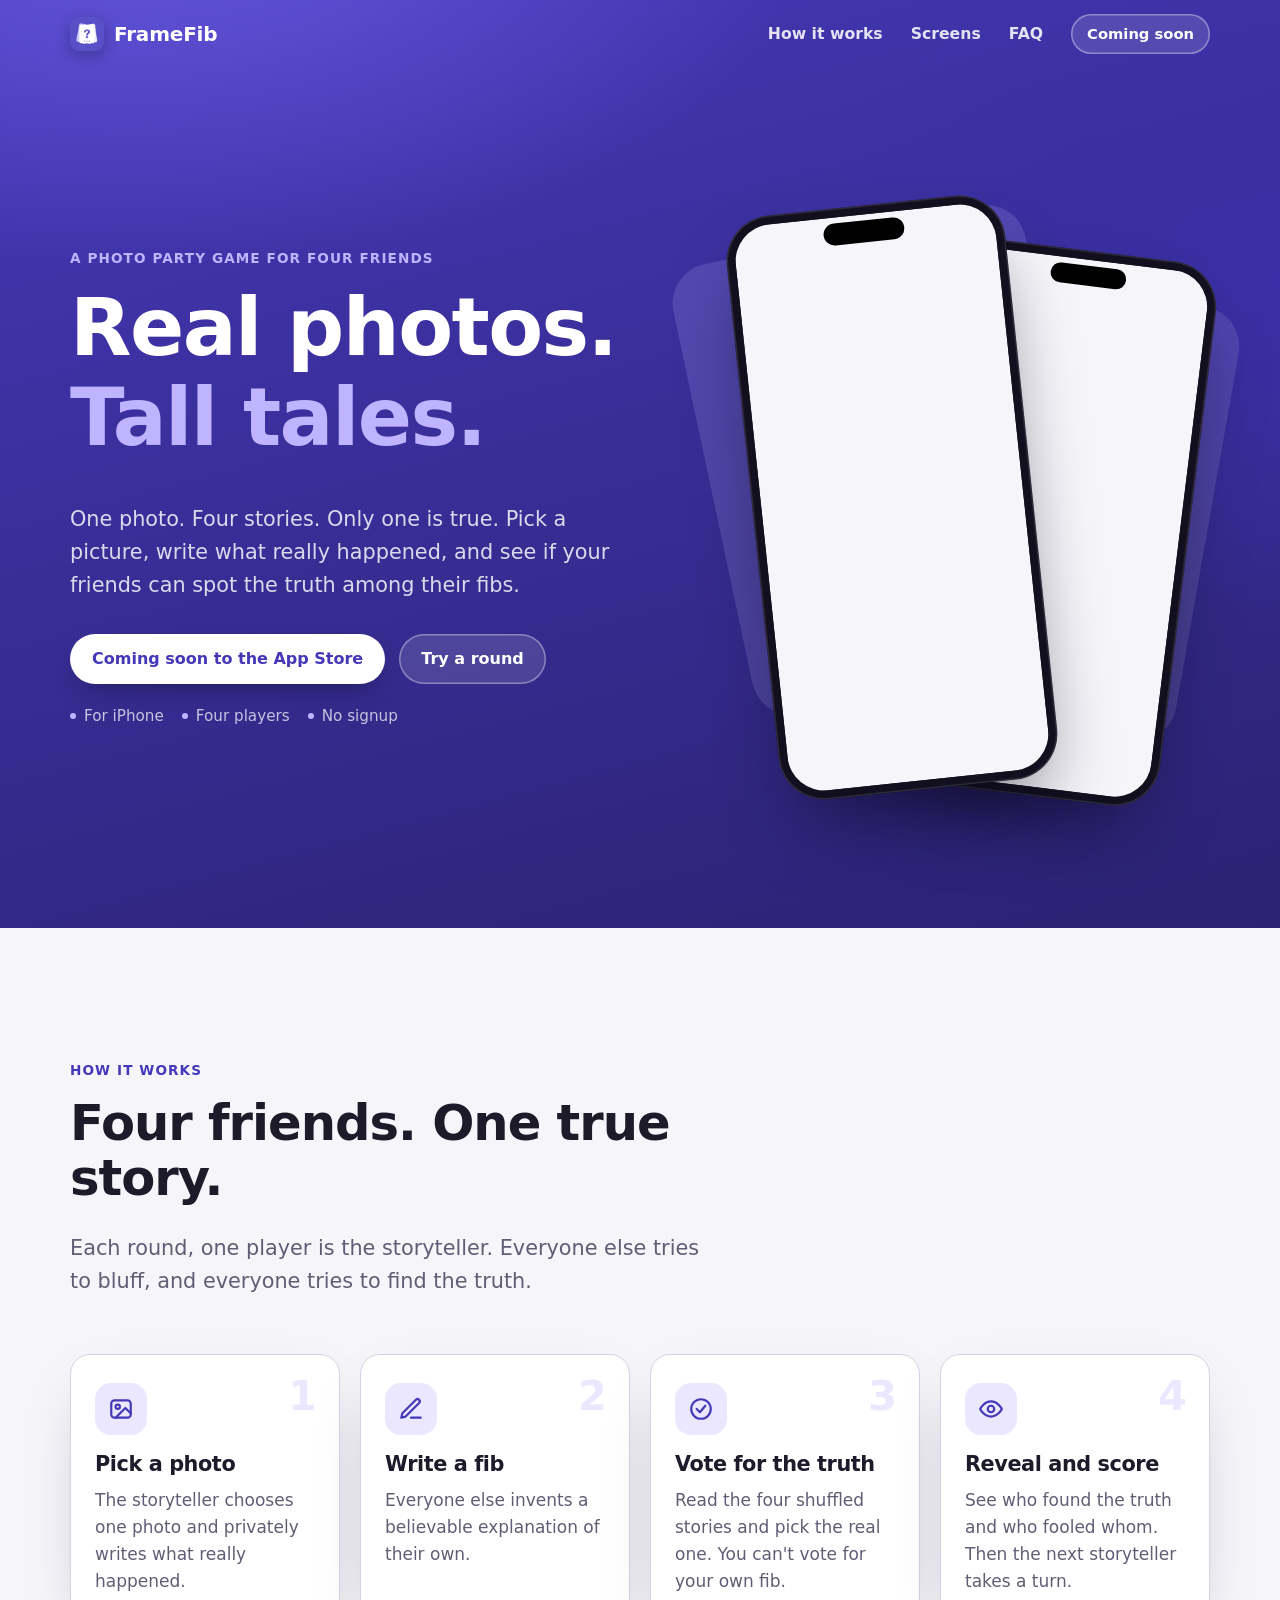
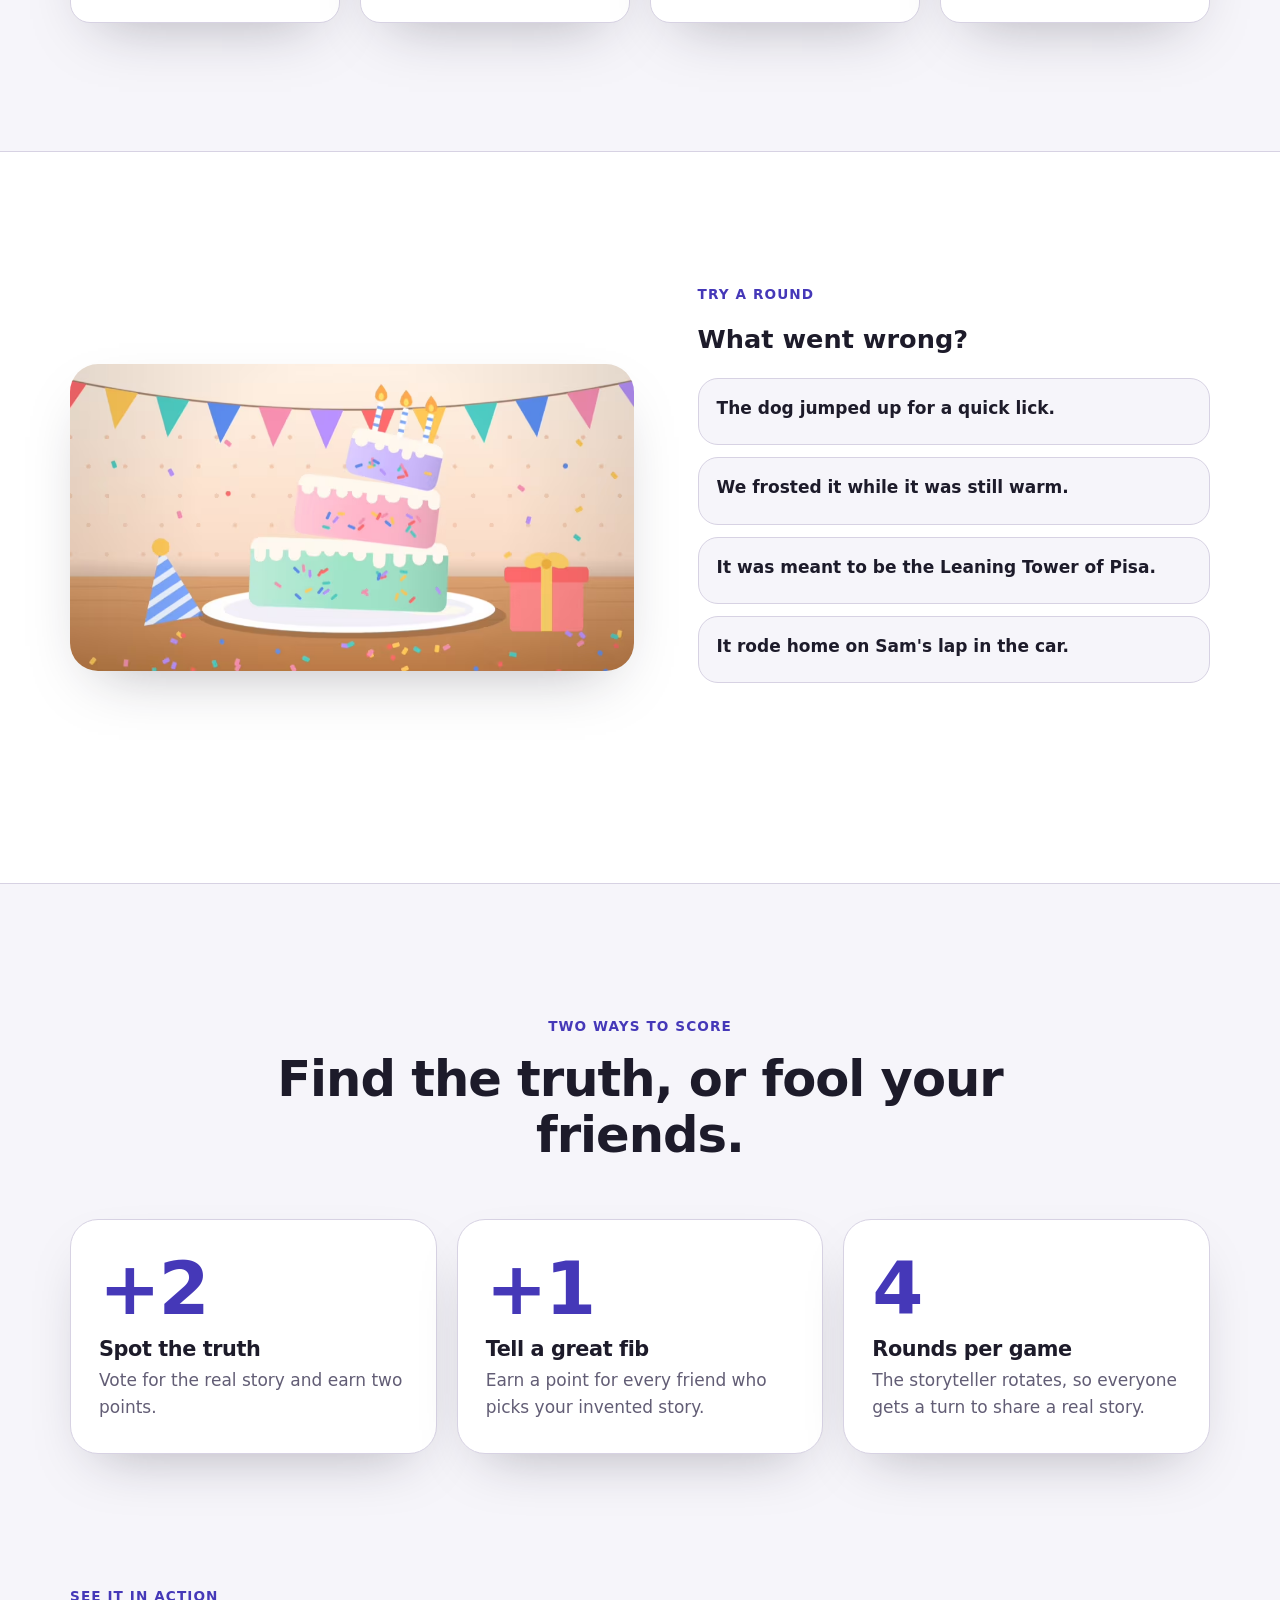
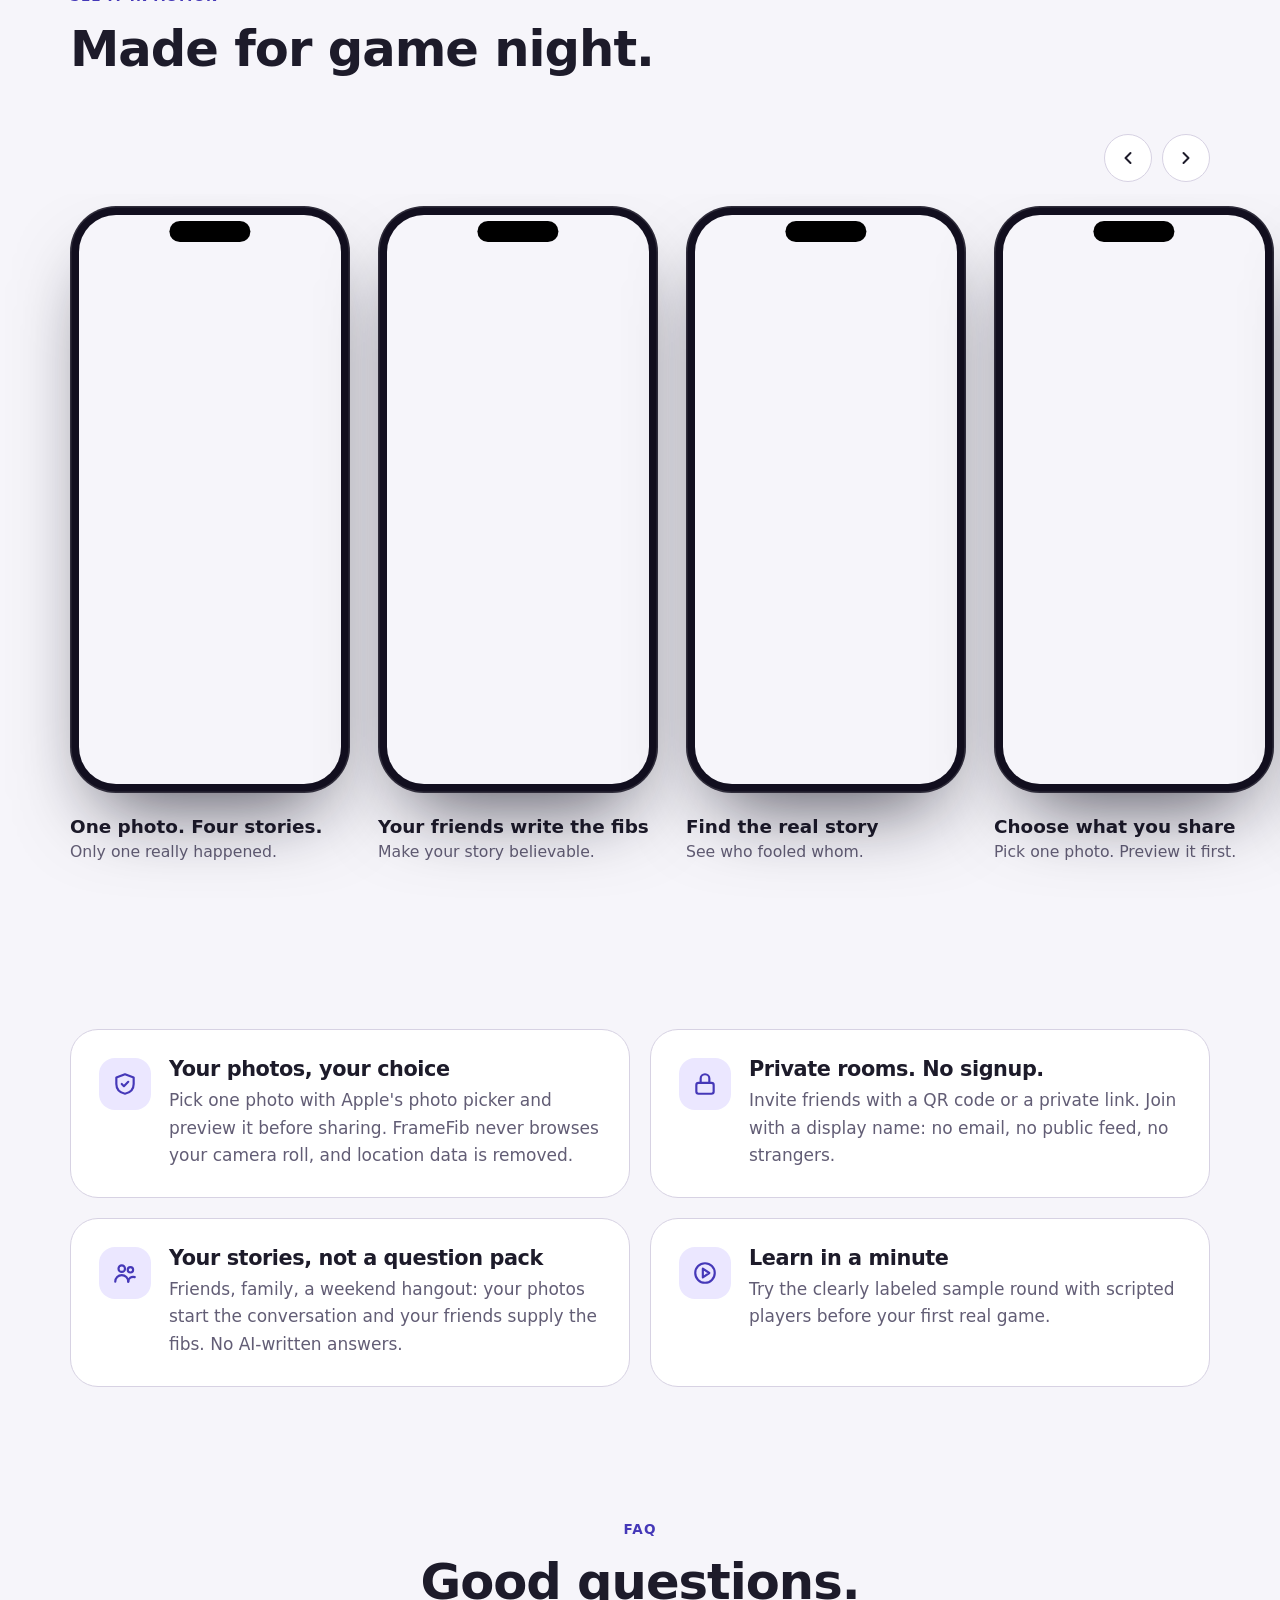
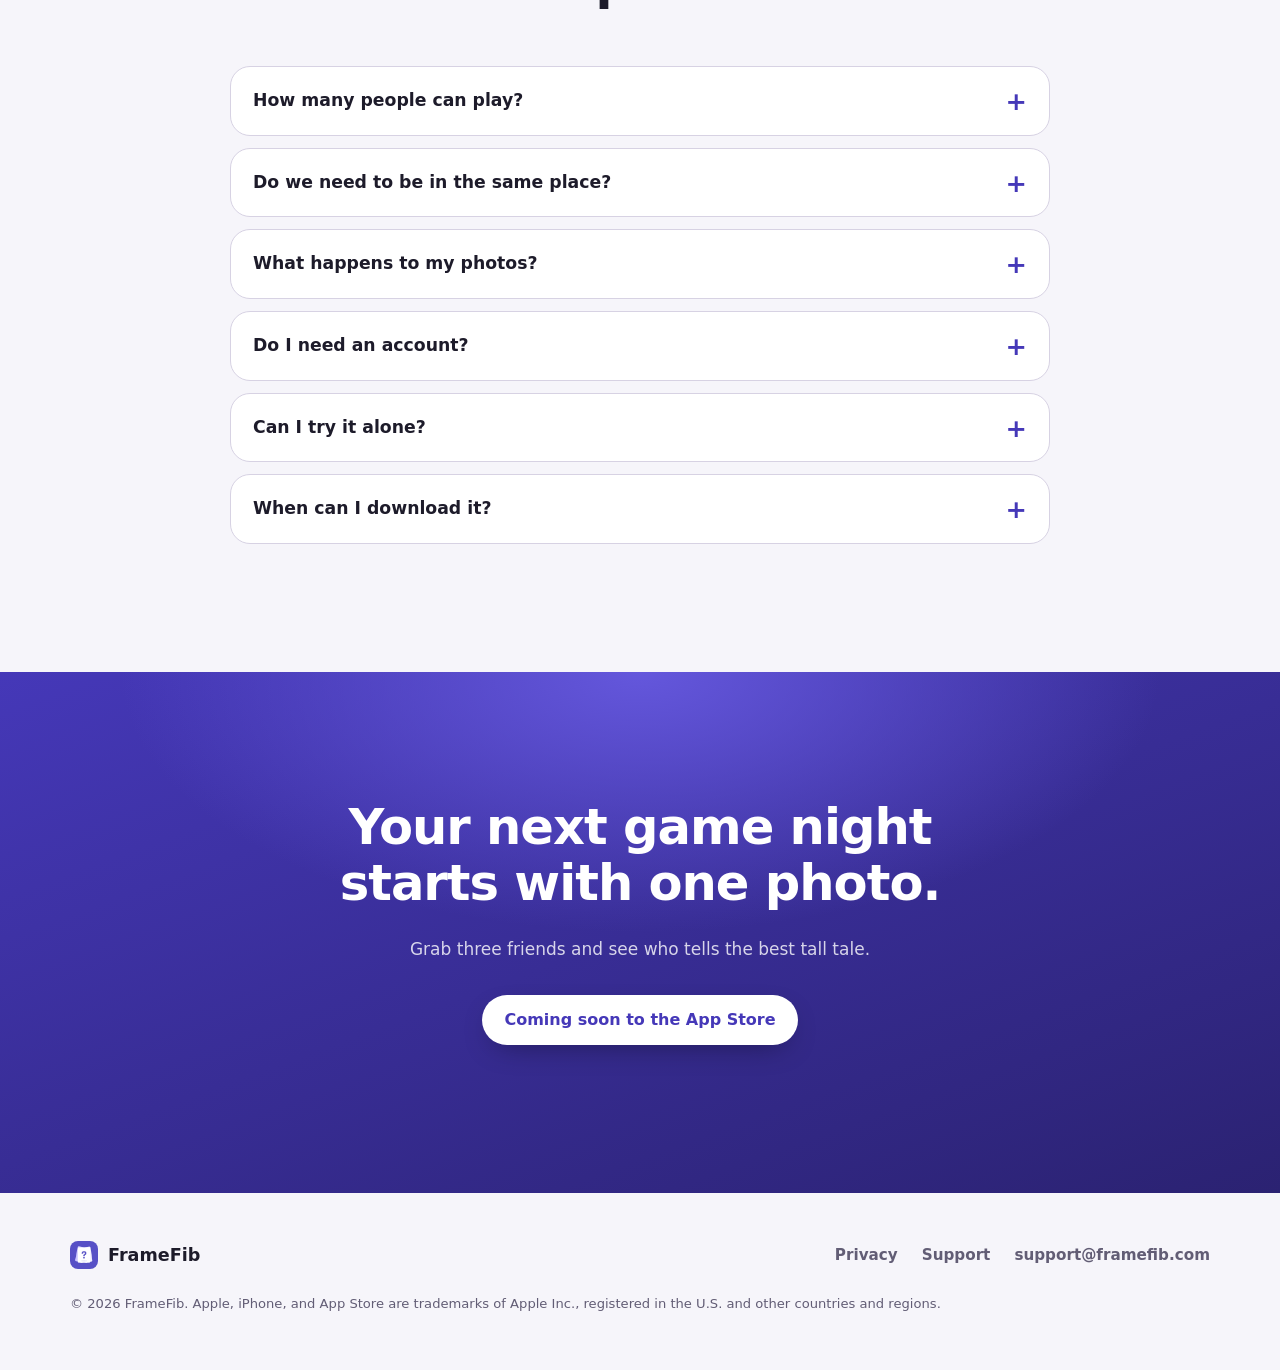
<file: index.html>
<!doctype html>
<html lang="en" class="no-js">
<head>
  <meta charset="utf-8">
  <meta name="viewport" content="width=device-width, initial-scale=1, viewport-fit=cover">
  <title>FrameFib – Photo party game for friends | Real photos. Tall tales.</title>
  <meta name="description" content="One photo. Four stories. Only one is true. FrameFib is a party game for four friends on iPhone: pick a photo, write what really happened, and see who can spot the truth.">
  <link rel="canonical" href="https://framefib.com/">
  <meta name="theme-color" content="#4538b8">
  <meta name="color-scheme" content="light dark">
  <meta property="og:type" content="website">
  <meta property="og:site_name" content="FrameFib">
  <meta property="og:title" content="FrameFib – Real photos. Tall tales.">
  <meta property="og:description" content="One photo. Four stories. Only one is true. A photo party game for four friends on iPhone.">
  <meta property="og:url" content="https://framefib.com/">
  <meta property="og:image" content="https://framefib.com/assets/og-image.jpg">
  <meta property="og:image:width" content="1200">
  <meta property="og:image:height" content="630">
  <meta property="og:image:alt" content="FrameFib app screens showing a photo, four stories, and the truth reveal.">
  <meta name="twitter:card" content="summary_large_image">
  <link rel="icon" type="image/png" sizes="32x32" href="assets/icons/favicon-32.png">
  <link rel="apple-touch-icon" href="assets/icons/apple-touch-icon.png">
  <link rel="manifest" href="site.webmanifest">
  <link rel="preload" as="image" href="assets/screens/vote.avif" type="image/avif">
  <link rel="stylesheet" href="assets/styles.css">
  <script>document.documentElement.classList.replace("no-js", "js");</script>
  <script src="assets/site.js" defer></script>
  <script type="application/ld+json">
  {"@context": "https://schema.org", "@type": "WebSite", "name": "FrameFib", "url": "https://framefib.com/", "description": "A photo party game for four friends on iPhone."}
  </script>
</head>
<body>
  <a class="skip-link" href="#main">Skip to content</a>
  <header class="site-header">
    <nav class="container nav" aria-label="Main">
      <a class="brand" href="./"><img src="assets/icons/icon-192.png" width="34" height="34" alt="">FrameFib</a>
      <ul class="nav-links">
        <li><a href="#how">How it works</a></li>
        <li><a href="#screens">Screens</a></li>
        <li><a href="#faq">FAQ</a></li>
        <li class="nav-cta"><span class="pill pill-ghost pill-small soon">Coming soon</span></li>
      </ul>
    </nav>
  </header>

  <main id="main">
    <section class="hero">
      <div class="container">
        <div class="hero-copy">
          <span class="eyebrow">A photo party game for four friends</span>
          <h1>Real photos. <span>Tall tales.</span></h1>
          <p class="lead">One photo. Four stories. Only one is true. Pick a picture, write what really happened, and see if your friends can spot the truth among their fibs.</p>
          <div class="hero-actions">
            <span class="pill pill-light soon" aria-label="Coming soon to the App Store">Coming soon to the App Store</span>
            <a class="pill pill-ghost" href="#play">Try a round</a>
          </div>
          <ul class="hero-meta">
            <li>For iPhone</li>
            <li>Four players</li>
            <li>No signup</li>
          </ul>
        </div>
        <div class="hero-stage" aria-hidden="true">
          <div class="photo-card one"></div>
          <div class="photo-card two"></div>
          <div class="phone back">
            <picture><source srcset="assets/screens/reveal.avif" type="image/avif"><img src="assets/screens/reveal.jpg" width="600" height="1303" alt=""></picture>
          </div>
          <div class="phone front">
            <picture><source srcset="assets/screens/vote.avif" type="image/avif"><img src="assets/screens/vote.jpg" width="600" height="1303" alt="" fetchpriority="high"></picture>
          </div>
        </div>
      </div>
    </section>

    <section class="section" id="how">
      <div class="container">
        <div class="section-head" data-reveal>
          <span class="eyebrow">How it works</span>
          <h2>Four friends. One true story.</h2>
          <p class="lead">Each round, one player is the storyteller. Everyone else tries to bluff, and everyone tries to find the truth.</p>
        </div>
        <ol class="steps">
          <li class="step" data-reveal>
            <span class="icon"><svg viewBox="0 0 24 24" fill="none" stroke="currentColor" stroke-width="2" stroke-linecap="round" stroke-linejoin="round" aria-hidden="true"><rect x="3" y="4" width="18" height="16" rx="3"/><circle cx="9" cy="10" r="2"/><path d="m21 16-5-5-9 9"/></svg></span>
            <h3>Pick a photo</h3>
            <p>The storyteller chooses one photo and privately writes what really happened.</p>
          </li>
          <li class="step" data-reveal>
            <span class="icon"><svg viewBox="0 0 24 24" fill="none" stroke="currentColor" stroke-width="2" stroke-linecap="round" stroke-linejoin="round" aria-hidden="true"><path d="M12 20h9"/><path d="M16.5 3.5a2.1 2.1 0 0 1 3 3L7 19l-4 1 1-4Z"/></svg></span>
            <h3>Write a fib</h3>
            <p>Everyone else invents a believable explanation of their own.</p>
          </li>
          <li class="step" data-reveal>
            <span class="icon"><svg viewBox="0 0 24 24" fill="none" stroke="currentColor" stroke-width="2" stroke-linecap="round" stroke-linejoin="round" aria-hidden="true"><circle cx="12" cy="12" r="9"/><path d="m8 12 3 3 5-6"/></svg></span>
            <h3>Vote for the truth</h3>
            <p>Read the four shuffled stories and pick the real one. You can't vote for your own fib.</p>
          </li>
          <li class="step" data-reveal>
            <span class="icon"><svg viewBox="0 0 24 24" fill="none" stroke="currentColor" stroke-width="2" stroke-linecap="round" stroke-linejoin="round" aria-hidden="true"><path d="M2 12s3.5-7 10-7 10 7 10 7-3.5 7-10 7S2 12 2 12Z"/><circle cx="12" cy="12" r="3"/></svg></span>
            <h3>Reveal and score</h3>
            <p>See who found the truth and who fooled whom. Then the next storyteller takes a turn.</p>
          </li>
        </ol>
      </div>
    </section>

    <section class="section play" id="play">
      <div class="container play-grid">
        <div class="play-photo" data-reveal>
          <picture><source srcset="assets/stage-photo.avif" type="image/avif"><img src="assets/stage-photo.jpg" width="960" height="523" alt="Illustrated party photo: a three-tier birthday cake leaning badly to one side, with candles, bunting, a party hat, and a gift." loading="lazy"></picture>
        </div>
        <div data-round data-reveal>
          <span class="eyebrow">Try a round</span>
          <p class="play-question">What went wrong?</p>
          <ul class="stories">
            <li><button class="story" type="button" aria-pressed="false" data-author="Sam">The dog jumped up for a quick lick.<small></small></button></li>
            <li><button class="story" type="button" aria-pressed="false" data-author="Maya" data-truth="true">We frosted it while it was still warm.<small></small></button></li>
            <li><button class="story" type="button" aria-pressed="false" data-author="Jordan">It was meant to be the Leaning Tower of Pisa.<small></small></button></li>
            <li><button class="story" type="button" aria-pressed="false" data-author="Riley">It rode home on Sam's lap in the car.<small></small></button></li>
          </ul>
          <p class="play-result" role="status" aria-live="polite"></p>
          <button class="pill pill-small pill-soft" type="button" data-again hidden>Play again</button>
          <details class="no-js-reveal"><summary>Reveal the truth</summary><p>Maya frosted the cake while it was still warm. The other three stories were fibs by Sam, Jordan, and Riley.</p></details>
        </div>
      </div>
    </section>

    <section class="section" id="scoring">
      <div class="container">
        <div class="section-head center" data-reveal>
          <span class="eyebrow">Two ways to score</span>
          <h2>Find the truth, or fool your friends.</h2>
        </div>
        <div class="score-grid">
          <div class="score" data-reveal><b>+2</b><h3>Spot the truth</h3><p>Vote for the real story and earn two points.</p></div>
          <div class="score" data-reveal><b>+1</b><h3>Tell a great fib</h3><p>Earn a point for every friend who picks your invented story.</p></div>
          <div class="score" data-reveal><b>4</b><h3>Rounds per game</h3><p>The storyteller rotates, so everyone gets a turn to share a real story.</p></div>
        </div>
      </div>
    </section>

    <section class="section flush-top" id="screens">
      <div class="container gallery-wrap">
        <div class="section-head" data-reveal>
          <span class="eyebrow">See it in action</span>
          <h2>Made for game night.</h2>
        </div>
        <div class="gallery-controls">
          <button class="round-button" type="button" data-scroll="-1" aria-label="Previous screens"><svg viewBox="0 0 24 24" fill="none" stroke="currentColor" stroke-width="2.4" stroke-linecap="round" stroke-linejoin="round" aria-hidden="true"><path d="m15 18-6-6 6-6"/></svg></button>
          <button class="round-button" type="button" data-scroll="1" aria-label="Next screens"><svg viewBox="0 0 24 24" fill="none" stroke="currentColor" stroke-width="2.4" stroke-linecap="round" stroke-linejoin="round" aria-hidden="true"><path d="m9 18 6-6-6-6"/></svg></button>
        </div>
        <ul class="gallery" aria-label="FrameFib screens">
          <li><figure><div class="phone"><picture><source srcset="assets/screens/vote.avif" type="image/avif"><img src="assets/screens/vote.jpg" width="600" height="1303" loading="lazy" alt="Voting screen: a leaning birthday cake photo, the question What went wrong, and four anonymous stories, one marked as your bluff."></picture></div><figcaption><strong>One photo. Four stories.</strong><span>Only one really happened.</span></figcaption></figure></li>
          <li><figure><div class="phone"><picture><source srcset="assets/screens/write.avif" type="image/avif"><img src="assets/screens/write.jpg" width="600" height="1303" loading="lazy" alt="Writing screen where a player types a believable fake explanation for the photo."></picture></div><figcaption><strong>Your friends write the fibs</strong><span>Make your story believable.</span></figcaption></figure></li>
          <li><figure><div class="phone"><picture><source srcset="assets/screens/reveal.avif" type="image/avif"><img src="assets/screens/reveal.jpg" width="600" height="1303" loading="lazy" alt="Reveal screen in dark mode showing the true story, who wrote each fib, and who chose which story."></picture></div><figcaption><strong>Find the real story</strong><span>See who fooled whom.</span></figcaption></figure></li>
          <li><figure><div class="phone"><picture><source srcset="assets/screens/prepare.avif" type="image/avif"><img src="assets/screens/prepare.jpg" width="600" height="1303" loading="lazy" alt="Photo preparation screen with a private preview, the question, the true explanation, and a Share photo and lock truth button."></picture></div><figcaption><strong>Choose what you share</strong><span>Pick one photo. Preview it first.</span></figcaption></figure></li>
          <li><figure><div class="phone"><picture><source srcset="assets/screens/lobby.avif" type="image/avif"><img src="assets/screens/lobby.jpg" width="600" height="1303" loading="lazy" alt="Private room lobby with four players ready, plus Invite friends and Start game buttons."></picture></div><figcaption><strong>Bring three friends</strong><span>Private invites. No signup.</span></figcaption></figure></li>
          <li><figure><div class="phone"><picture><source srcset="assets/screens/results.avif" type="image/avif"><img src="assets/screens/results.jpg" width="600" height="1303" loading="lazy" alt="Final scores in dark mode: Jordan wins with 7 points."></picture></div><figcaption><strong>Everyone gets a turn</strong><span>Find the truth. Fool your friends.</span></figcaption></figure></li>
        </ul>
      </div>
    </section>

    <section class="section flush-top">
      <div class="container">
        <div class="features">
          <div class="feature" data-reveal>
            <span class="icon"><svg viewBox="0 0 24 24" fill="none" stroke="currentColor" stroke-width="2" stroke-linecap="round" stroke-linejoin="round" aria-hidden="true"><path d="M12 3 4 6v6c0 5 3.5 8 8 9 4.5-1 8-4 8-9V6Z"/><path d="m9 12 2 2 4-4"/></svg></span>
            <div><h3>Your photos, your choice</h3><p>Pick one photo with Apple's photo picker and preview it before sharing. FrameFib never browses your camera roll, and location data is removed.</p></div>
          </div>
          <div class="feature" data-reveal>
            <span class="icon"><svg viewBox="0 0 24 24" fill="none" stroke="currentColor" stroke-width="2" stroke-linecap="round" stroke-linejoin="round" aria-hidden="true"><rect x="4" y="11" width="16" height="10" rx="2"/><path d="M8 11V7a4 4 0 0 1 8 0v4"/></svg></span>
            <div><h3>Private rooms. No signup.</h3><p>Invite friends with a QR code or a private link. Join with a display name: no email, no public feed, no strangers.</p></div>
          </div>
          <div class="feature" data-reveal>
            <span class="icon"><svg viewBox="0 0 24 24" fill="none" stroke="currentColor" stroke-width="2" stroke-linecap="round" stroke-linejoin="round" aria-hidden="true"><circle cx="9" cy="8" r="3"/><circle cx="17" cy="9" r="2.5"/><path d="M3 20a6 6 0 0 1 12 0"/><path d="M15 20a4.5 4.5 0 0 1 6-4.2"/></svg></span>
            <div><h3>Your stories, not a question pack</h3><p>Friends, family, a weekend hangout: your photos start the conversation and your friends supply the fibs. No AI-written answers.</p></div>
          </div>
          <div class="feature" data-reveal>
            <span class="icon"><svg viewBox="0 0 24 24" fill="none" stroke="currentColor" stroke-width="2" stroke-linecap="round" stroke-linejoin="round" aria-hidden="true"><circle cx="12" cy="12" r="9"/><path d="m10 8 6 4-6 4Z"/></svg></span>
            <div><h3>Learn in a minute</h3><p>Try the clearly labeled sample round with scripted players before your first real game.</p></div>
          </div>
        </div>
      </div>
    </section>

    <section class="section flush-top" id="faq">
      <div class="container">
        <div class="section-head center" data-reveal>
          <span class="eyebrow">FAQ</span>
          <h2>Good questions.</h2>
        </div>
        <div class="faq">
          <details><summary>How many people can play?</summary><p>Exactly four. Each player uses FrameFib on their own iPhone running iOS 17 or later.</p></details>
          <details><summary>Do we need to be in the same place?</summary><p>Yes, FrameFib is built for playing together in person. Turn on Wi-Fi and stay near the host's iPhone. Rooms for friends who are far apart are on our roadmap.</p></details>
          <details><summary>What happens to my photos?</summary><p>You choose one photo at a time with Apple's photo picker. FrameFib makes a smaller copy, removes location and other metadata, and only shares it after you confirm. It goes to the players in your room and is never saved to anyone's photo library automatically. Read the <a href="privacy/">privacy policy</a>.</p></details>
          <details><summary>Do I need an account?</summary><p>No. There's no signup, email, or password. You just pick a display name when you join a room.</p></details>
          <details><summary>Can I try it alone?</summary><p>Yes. The sample round walks you through the rules with clearly labeled scripted players. Real games need four people.</p></details>
          <details><summary>When can I download it?</summary><p>FrameFib is coming soon to the App Store for iPhone.</p></details>
        </div>
      </div>
    </section>

    <section class="section cta">
      <div class="container" data-reveal>
        <h2>Your next game night starts with one photo.</h2>
        <p>Grab three friends and see who tells the best tall tale.</p>
        <div class="hero-actions"><span class="pill pill-light soon">Coming soon to the App Store</span></div>
      </div>
    </section>
  </main>

  <footer class="site-footer">
    <div class="container footer-grid">
      <a class="footer-brand" href="./"><img src="assets/icons/icon-192.png" width="28" height="28" alt="">FrameFib</a>
      <ul class="footer-links">
        <li><a href="privacy/">Privacy</a></li>
        <li><a href="support/">Support</a></li>
        <li><a href="mailto:support@framefib.com">support@framefib.com</a></li>
      </ul>
      <p class="legal">© 2026 FrameFib. Apple, iPhone, and App Store are trademarks of Apple Inc., registered in the U.S. and other countries and regions.</p>
    </div>
  </footer>
</body>
</html>
</file>
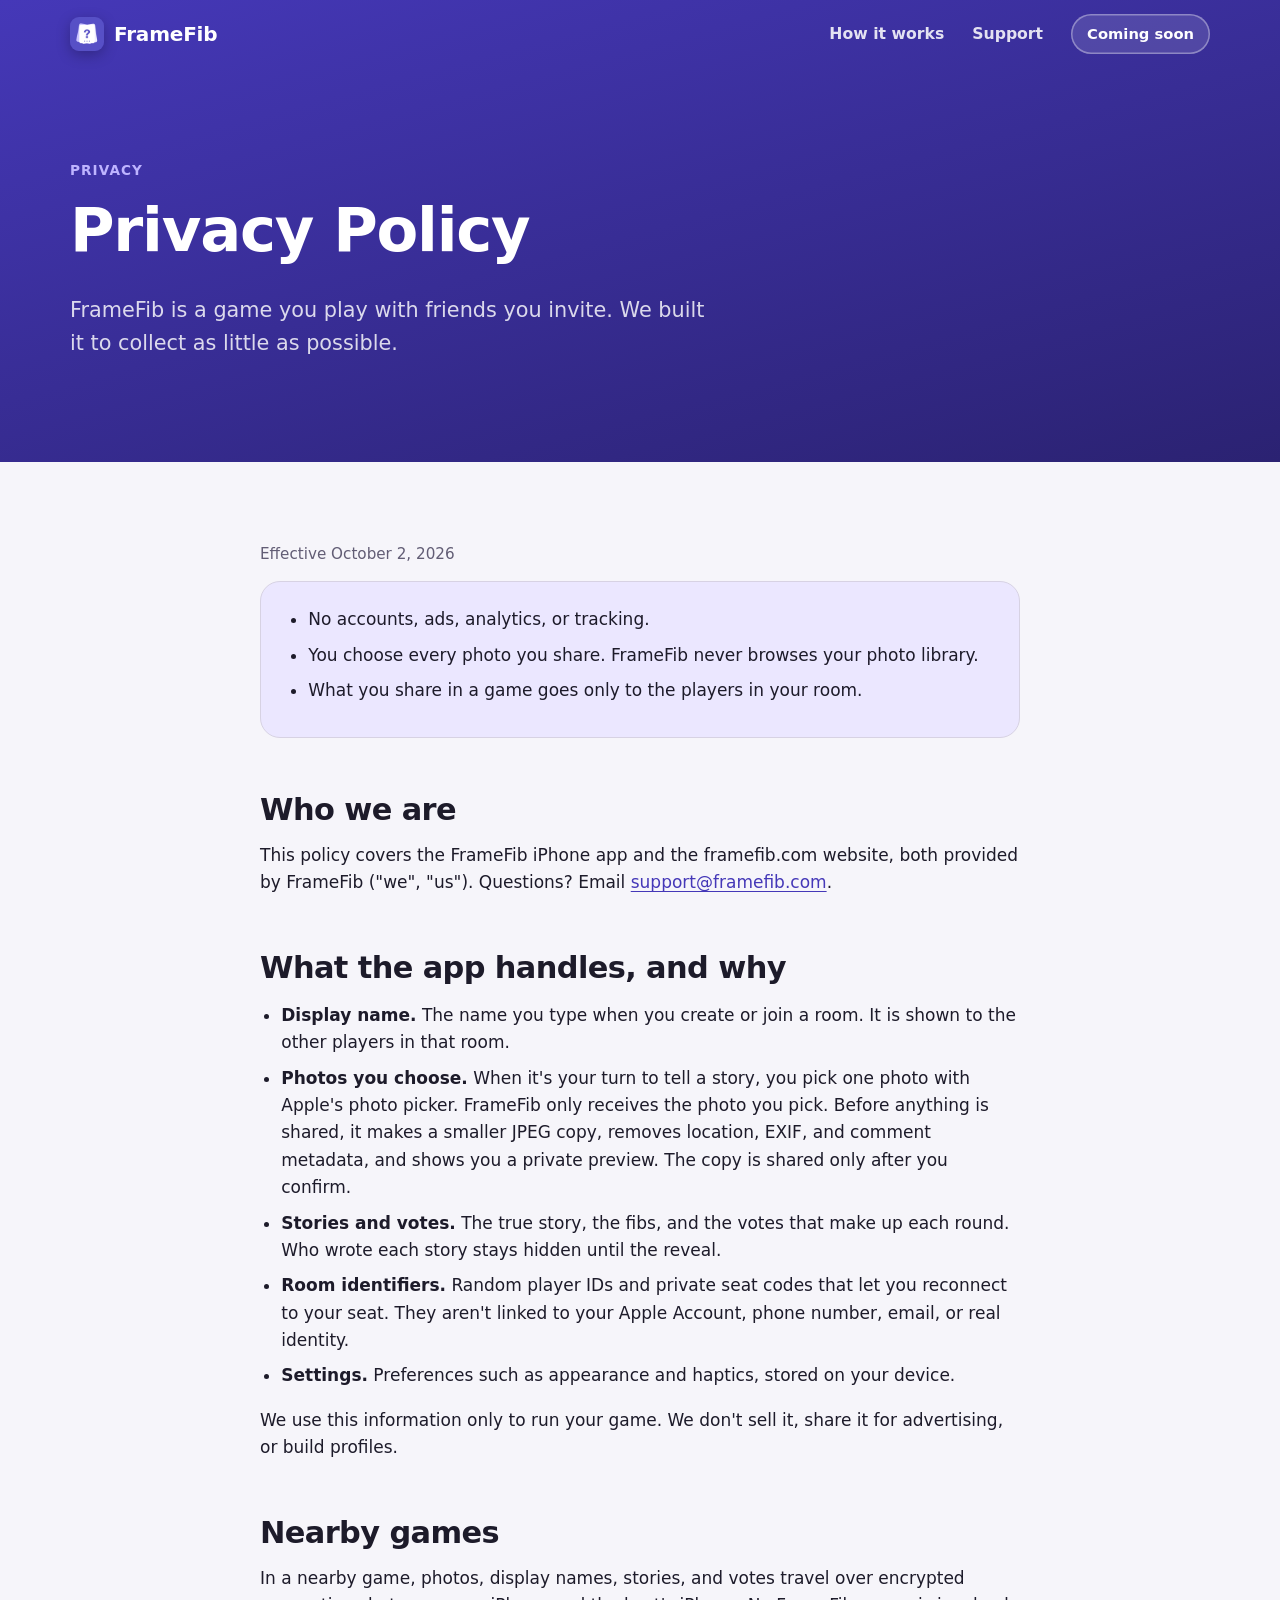
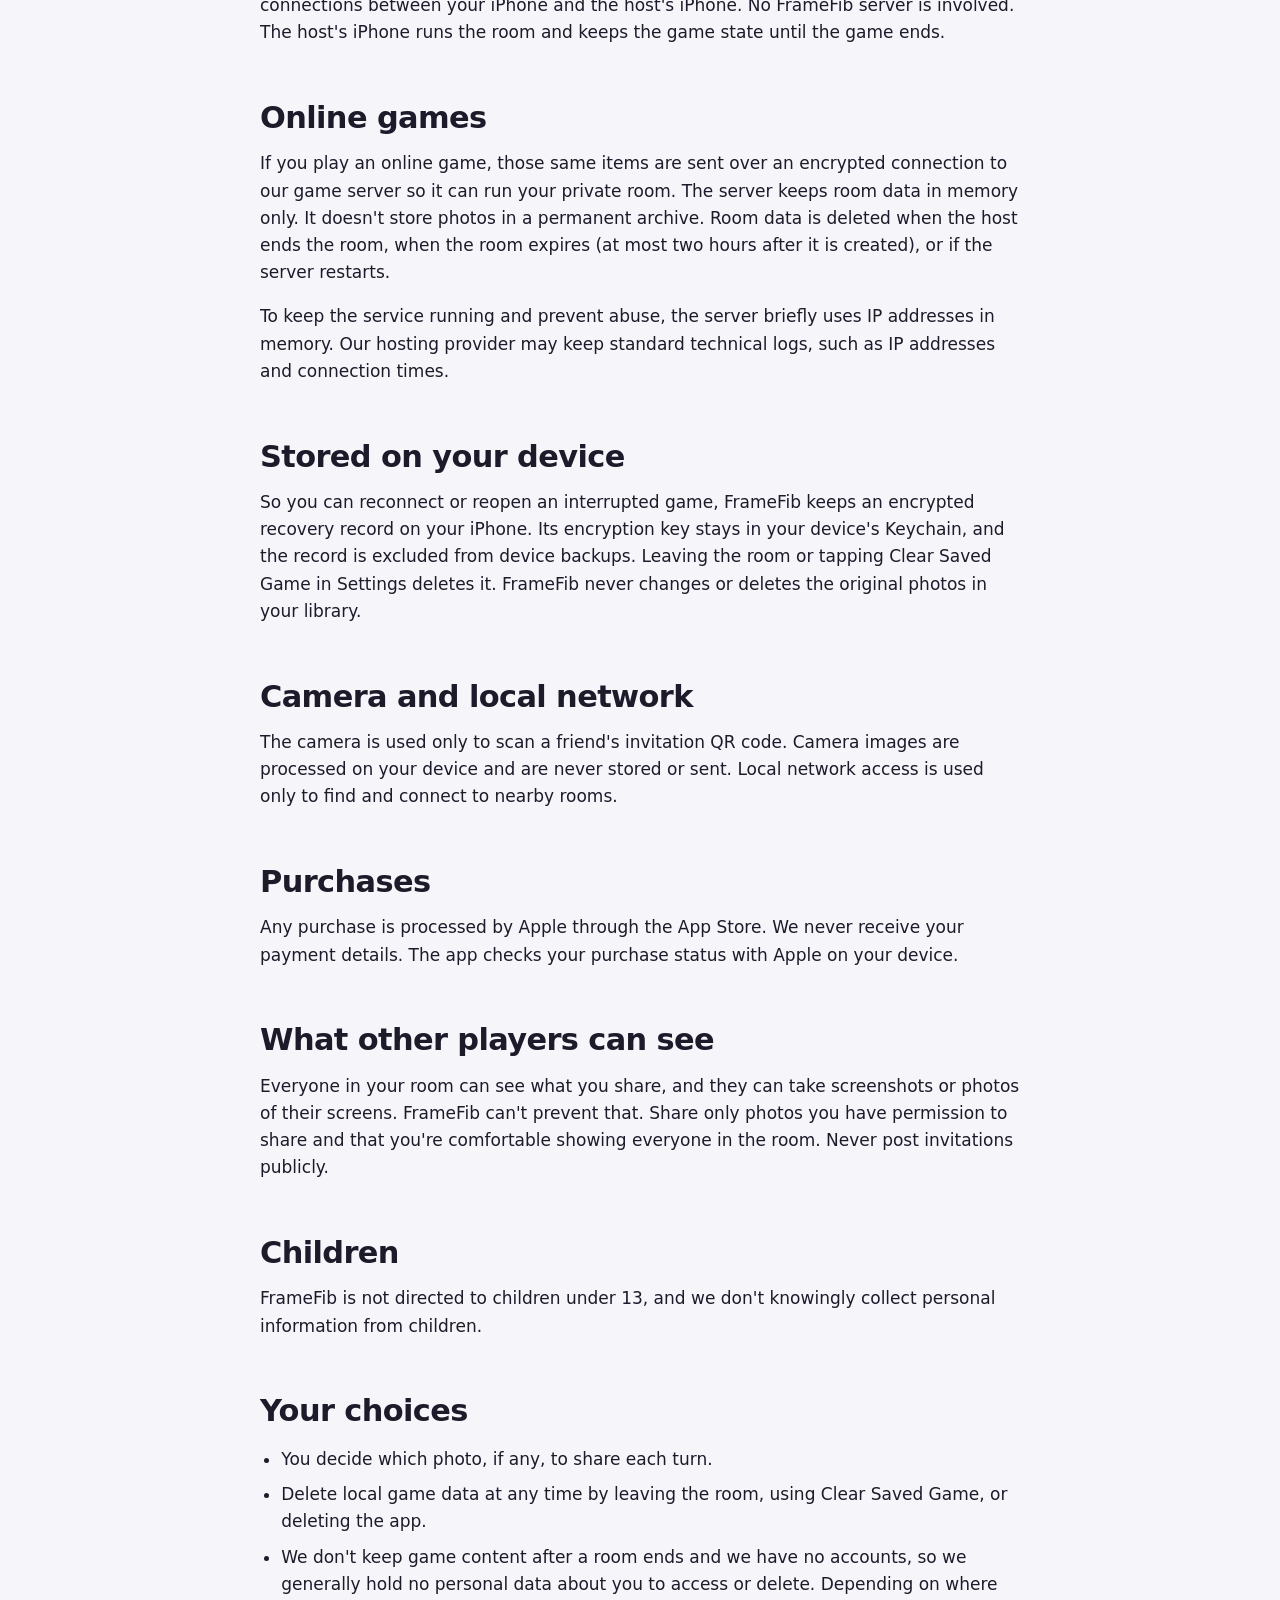
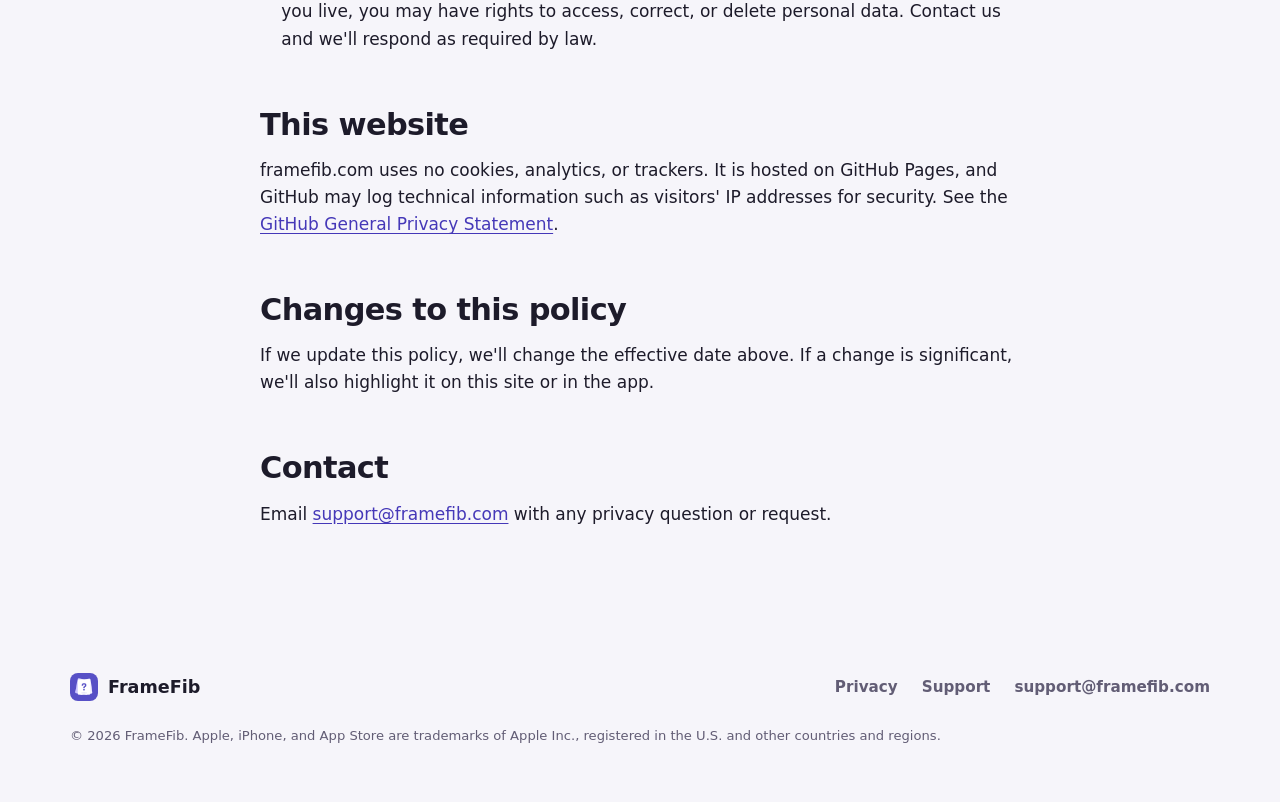
<file: privacy/index.html>
<!doctype html>
<html lang="en" class="no-js">
<head>
  <meta charset="utf-8">
  <meta name="viewport" content="width=device-width, initial-scale=1, viewport-fit=cover">
  <title>Privacy Policy – FrameFib</title>
  <meta name="description" content="How the FrameFib iPhone app and website handle photos, stories, display names, and other information.">
  <link rel="canonical" href="https://framefib.com/privacy/">
  <meta name="theme-color" content="#4538b8">
  <meta name="color-scheme" content="light dark">
  <meta property="og:type" content="article">
  <meta property="og:site_name" content="FrameFib">
  <meta property="og:title" content="FrameFib Privacy Policy">
  <meta property="og:description" content="No accounts, no ads, no tracking. You choose every photo you share.">
  <meta property="og:url" content="https://framefib.com/privacy/">
  <meta property="og:image" content="https://framefib.com/assets/og-image.jpg">
  <meta name="twitter:card" content="summary_large_image">
  <link rel="icon" type="image/png" sizes="32x32" href="../assets/icons/favicon-32.png">
  <link rel="apple-touch-icon" href="../assets/icons/apple-touch-icon.png">
  <link rel="manifest" href="../site.webmanifest">
  <link rel="stylesheet" href="../assets/styles.css">
  <script>document.documentElement.classList.replace("no-js", "js");</script>
  <script src="../assets/site.js" defer></script>
</head>
<body>
  <a class="skip-link" href="#main">Skip to content</a>
  <header class="site-header">
    <nav class="container nav" aria-label="Main">
      <a class="brand" href="../"><img src="../assets/icons/icon-192.png" width="34" height="34" alt="">FrameFib</a>
      <ul class="nav-links">
        <li><a href="../#how">How it works</a></li>
        <li><a href="../support/">Support</a></li>
        <li class="nav-cta"><span class="pill pill-ghost pill-small soon">Coming soon</span></li>
      </ul>
    </nav>
  </header>

  <main id="main">
    <section class="page-hero">
      <div class="container">
        <span class="eyebrow">Privacy</span>
        <h1>Privacy Policy</h1>
        <p class="lead">FrameFib is a game you play with friends you invite. We built it to collect as little as possible.</p>
      </div>
    </section>

    <article class="container prose">
      <p class="meta">Effective October 2, 2026</p>
      <div class="summary">
        <ul>
          <li>No accounts, ads, analytics, or tracking.</li>
          <li>You choose every photo you share. FrameFib never browses your photo library.</li>
          <li>What you share in a game goes only to the players in your room.</li>
        </ul>
      </div>

      <h2>Who we are</h2>
      <p>This policy covers the FrameFib iPhone app and the framefib.com website, both provided by FrameFib ("we", "us"). Questions? Email <a href="mailto:support@framefib.com">support@framefib.com</a>.</p>

      <h2>What the app handles, and why</h2>
      <ul>
        <li><strong>Display name.</strong> The name you type when you create or join a room. It is shown to the other players in that room.</li>
        <li><strong>Photos you choose.</strong> When it's your turn to tell a story, you pick one photo with Apple's photo picker. FrameFib only receives the photo you pick. Before anything is shared, it makes a smaller JPEG copy, removes location, EXIF, and comment metadata, and shows you a private preview. The copy is shared only after you confirm.</li>
        <li><strong>Stories and votes.</strong> The true story, the fibs, and the votes that make up each round. Who wrote each story stays hidden until the reveal.</li>
        <li><strong>Room identifiers.</strong> Random player IDs and private seat codes that let you reconnect to your seat. They aren't linked to your Apple Account, phone number, email, or real identity.</li>
        <li><strong>Settings.</strong> Preferences such as appearance and haptics, stored on your device.</li>
      </ul>
      <p>We use this information only to run your game. We don't sell it, share it for advertising, or build profiles.</p>

      <h2>Nearby games</h2>
      <p>In a nearby game, photos, display names, stories, and votes travel over encrypted connections between your iPhone and the host's iPhone. No FrameFib server is involved. The host's iPhone runs the room and keeps the game state until the game ends.</p>

      <h2>Online games</h2>
      <p>If you play an online game, those same items are sent over an encrypted connection to our game server so it can run your private room. The server keeps room data in memory only. It doesn't store photos in a permanent archive. Room data is deleted when the host ends the room, when the room expires (at most two hours after it is created), or if the server restarts.</p>
      <p>To keep the service running and prevent abuse, the server briefly uses IP addresses in memory. Our hosting provider may keep standard technical logs, such as IP addresses and connection times.</p>

      <h2>Stored on your device</h2>
      <p>So you can reconnect or reopen an interrupted game, FrameFib keeps an encrypted recovery record on your iPhone. Its encryption key stays in your device's Keychain, and the record is excluded from device backups. Leaving the room or tapping Clear Saved Game in Settings deletes it. FrameFib never changes or deletes the original photos in your library.</p>

      <h2>Camera and local network</h2>
      <p>The camera is used only to scan a friend's invitation QR code. Camera images are processed on your device and are never stored or sent. Local network access is used only to find and connect to nearby rooms.</p>

      <h2>Purchases</h2>
      <p>Any purchase is processed by Apple through the App Store. We never receive your payment details. The app checks your purchase status with Apple on your device.</p>

      <h2>What other players can see</h2>
      <p>Everyone in your room can see what you share, and they can take screenshots or photos of their screens. FrameFib can't prevent that. Share only photos you have permission to share and that you're comfortable showing everyone in the room. Never post invitations publicly.</p>

      <h2>Children</h2>
      <p>FrameFib is not directed to children under 13, and we don't knowingly collect personal information from children.</p>

      <h2>Your choices</h2>
      <ul>
        <li>You decide which photo, if any, to share each turn.</li>
        <li>Delete local game data at any time by leaving the room, using Clear Saved Game, or deleting the app.</li>
        <li>We don't keep game content after a room ends and we have no accounts, so we generally hold no personal data about you to access or delete. Depending on where you live, you may have rights to access, correct, or delete personal data. Contact us and we'll respond as required by law.</li>
      </ul>

      <h2>This website</h2>
      <p>framefib.com uses no cookies, analytics, or trackers. It is hosted on GitHub Pages, and GitHub may log technical information such as visitors' IP addresses for security. See the <a href="https://docs.github.com/en/site-policy/privacy-policies/github-general-privacy-statement">GitHub General Privacy Statement</a>.</p>

      <h2>Changes to this policy</h2>
      <p>If we update this policy, we'll change the effective date above. If a change is significant, we'll also highlight it on this site or in the app.</p>

      <h2>Contact</h2>
      <p>Email <a href="mailto:support@framefib.com">support@framefib.com</a> with any privacy question or request.</p>
    </article>
  </main>

  <footer class="site-footer">
    <div class="container footer-grid">
      <a class="footer-brand" href="../"><img src="../assets/icons/icon-192.png" width="28" height="28" alt="">FrameFib</a>
      <ul class="footer-links">
        <li><a href="./">Privacy</a></li>
        <li><a href="../support/">Support</a></li>
        <li><a href="mailto:support@framefib.com">support@framefib.com</a></li>
      </ul>
      <p class="legal">© 2026 FrameFib. Apple, iPhone, and App Store are trademarks of Apple Inc., registered in the U.S. and other countries and regions.</p>
    </div>
  </footer>
</body>
</html>
</file>
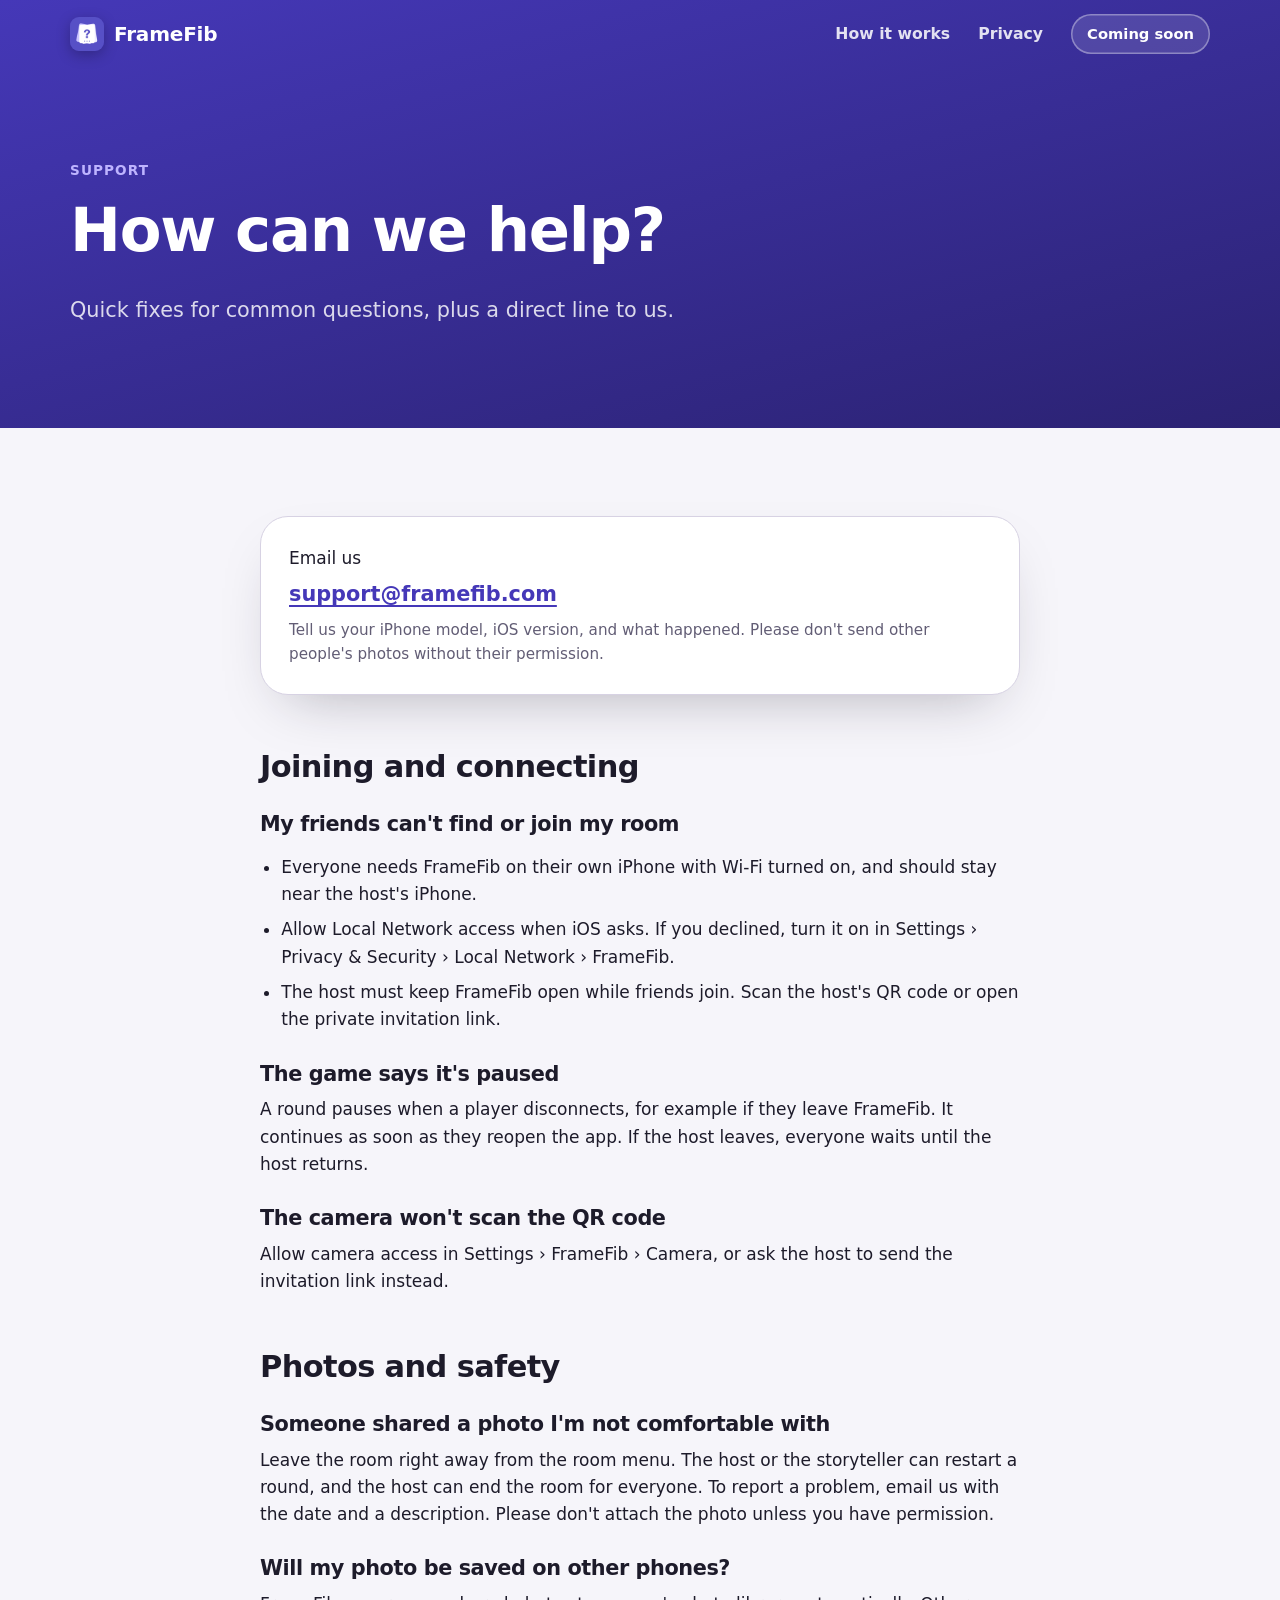
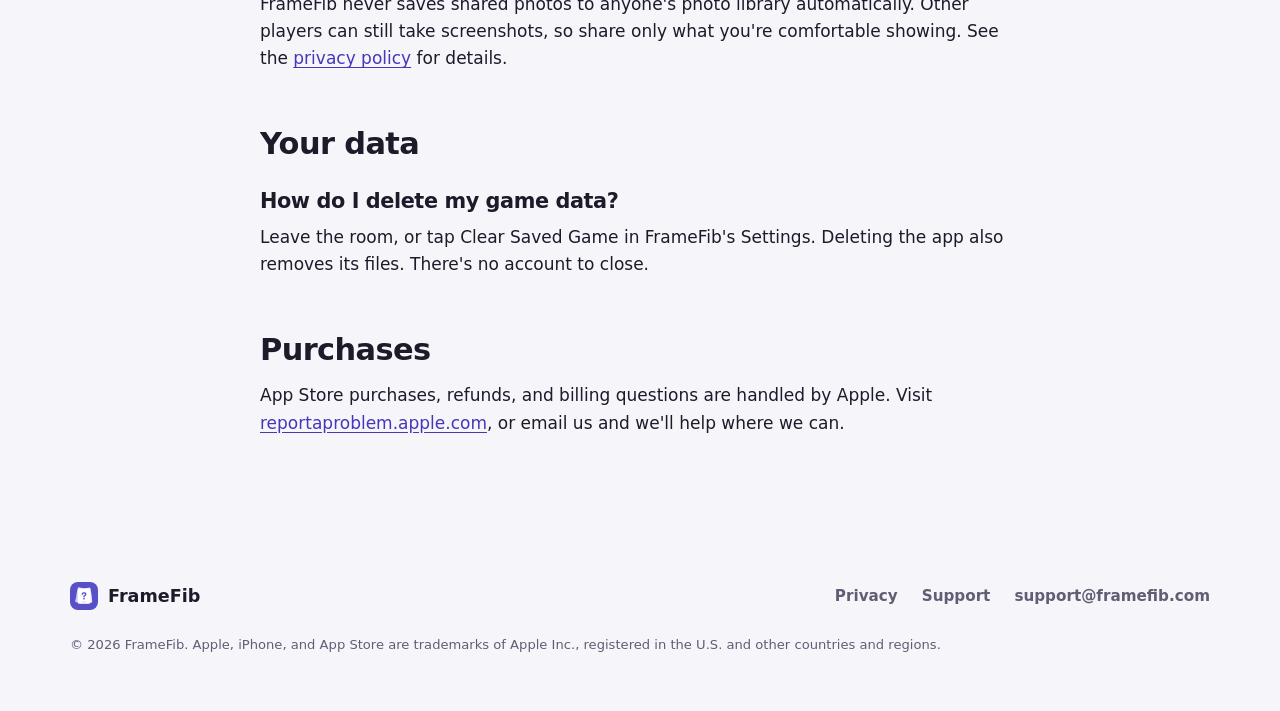
<file: support/index.html>
<!doctype html>
<html lang="en" class="no-js">
<head>
  <meta charset="utf-8">
  <meta name="viewport" content="width=device-width, initial-scale=1, viewport-fit=cover">
  <title>Support – FrameFib</title>
  <meta name="description" content="Get help with FrameFib: joining nearby rooms, paused games, camera access, photo safety, and contacting support.">
  <link rel="canonical" href="https://framefib.com/support/">
  <meta name="theme-color" content="#4538b8">
  <meta name="color-scheme" content="light dark">
  <meta property="og:type" content="website">
  <meta property="og:site_name" content="FrameFib">
  <meta property="og:title" content="FrameFib Support">
  <meta property="og:description" content="Help with joining rooms, paused games, photos, and more.">
  <meta property="og:url" content="https://framefib.com/support/">
  <meta property="og:image" content="https://framefib.com/assets/og-image.jpg">
  <meta name="twitter:card" content="summary_large_image">
  <link rel="icon" type="image/png" sizes="32x32" href="../assets/icons/favicon-32.png">
  <link rel="apple-touch-icon" href="../assets/icons/apple-touch-icon.png">
  <link rel="manifest" href="../site.webmanifest">
  <link rel="stylesheet" href="../assets/styles.css">
  <script>document.documentElement.classList.replace("no-js", "js");</script>
  <script src="../assets/site.js" defer></script>
</head>
<body>
  <a class="skip-link" href="#main">Skip to content</a>
  <header class="site-header">
    <nav class="container nav" aria-label="Main">
      <a class="brand" href="../"><img src="../assets/icons/icon-192.png" width="34" height="34" alt="">FrameFib</a>
      <ul class="nav-links">
        <li><a href="../#how">How it works</a></li>
        <li><a href="../privacy/">Privacy</a></li>
        <li class="nav-cta"><span class="pill pill-ghost pill-small soon">Coming soon</span></li>
      </ul>
    </nav>
  </header>

  <main id="main">
    <section class="page-hero">
      <div class="container">
        <span class="eyebrow">Support</span>
        <h1>How can we help?</h1>
        <p class="lead">Quick fixes for common questions, plus a direct line to us.</p>
      </div>
    </section>

    <div class="container prose">
      <div class="contact-card">
        <span>Email us</span>
        <a href="mailto:support@framefib.com">support@framefib.com</a>
        <span class="meta">Tell us your iPhone model, iOS version, and what happened. Please don't send other people's photos without their permission.</span>
      </div>

      <h2>Joining and connecting</h2>
      <h3>My friends can't find or join my room</h3>
      <ul>
        <li>Everyone needs FrameFib on their own iPhone with Wi-Fi turned on, and should stay near the host's iPhone.</li>
        <li>Allow Local Network access when iOS asks. If you declined, turn it on in Settings › Privacy &amp; Security › Local Network › FrameFib.</li>
        <li>The host must keep FrameFib open while friends join. Scan the host's QR code or open the private invitation link.</li>
      </ul>
      <h3>The game says it's paused</h3>
      <p>A round pauses when a player disconnects, for example if they leave FrameFib. It continues as soon as they reopen the app. If the host leaves, everyone waits until the host returns.</p>
      <h3>The camera won't scan the QR code</h3>
      <p>Allow camera access in Settings › FrameFib › Camera, or ask the host to send the invitation link instead.</p>

      <h2>Photos and safety</h2>
      <h3>Someone shared a photo I'm not comfortable with</h3>
      <p>Leave the room right away from the room menu. The host or the storyteller can restart a round, and the host can end the room for everyone. To report a problem, email us with the date and a description. Please don't attach the photo unless you have permission.</p>
      <h3>Will my photo be saved on other phones?</h3>
      <p>FrameFib never saves shared photos to anyone's photo library automatically. Other players can still take screenshots, so share only what you're comfortable showing. See the <a href="../privacy/">privacy policy</a> for details.</p>

      <h2>Your data</h2>
      <h3>How do I delete my game data?</h3>
      <p>Leave the room, or tap Clear Saved Game in FrameFib's Settings. Deleting the app also removes its files. There's no account to close.</p>

      <h2>Purchases</h2>
      <p>App Store purchases, refunds, and billing questions are handled by Apple. Visit <a href="https://reportaproblem.apple.com">reportaproblem.apple.com</a>, or email us and we'll help where we can.</p>
    </div>
  </main>

  <footer class="site-footer">
    <div class="container footer-grid">
      <a class="footer-brand" href="../"><img src="../assets/icons/icon-192.png" width="28" height="28" alt="">FrameFib</a>
      <ul class="footer-links">
        <li><a href="../privacy/">Privacy</a></li>
        <li><a href="./">Support</a></li>
        <li><a href="mailto:support@framefib.com">support@framefib.com</a></li>
      </ul>
      <p class="legal">© 2026 FrameFib. Apple, iPhone, and App Store are trademarks of Apple Inc., registered in the U.S. and other countries and regions.</p>
    </div>
  </footer>
</body>
</html>
</file>
<file: assets/styles.css>
/* FrameFib website. Colors and type follow the app design system in AGENTS.md. */
:root {
  --canvas: #f6f5fa;
  --surface: #ffffff;
  --text: #1d1b2a;
  --muted: #625d75;
  --accent: #4538b8;
  --on-accent: #ffffff;
  --accent-surface: #ebe7ff;
  --border: #d7d2e3;
  --success: #237247;
  --brand: #4538b8;
  --brand-deep: #2b2272;
  --lavender: #beb4ff;
  --ink: #120f1f;
  --radius-card: 20px;
  --radius-photo: 24px;
  --shadow: 0 24px 60px -28px rgba(29, 27, 42, 0.35);
  --font: ui-rounded, "SF Pro Rounded", "Nunito", system-ui, -apple-system, "Segoe UI", Roboto, sans-serif;
  color-scheme: light dark;
}

@media (prefers-color-scheme: dark) {
  :root {
    --canvas: #15131d;
    --surface: #211e2d;
    --text: #f4f1ff;
    --muted: #bab3cc;
    --accent: #beb4ff;
    --on-accent: #17132c;
    --accent-surface: #322b4c;
    --border: #4a425c;
    --success: #84d8ac;
    --shadow: 0 24px 60px -28px rgba(0, 0, 0, 0.7);
  }
}

*, *::before, *::after { box-sizing: border-box; }
[hidden] { display: none !important; }
html { scroll-behavior: smooth; -webkit-text-size-adjust: 100%; }
body {
  margin: 0;
  font-family: var(--font);
  font-size: 1.0625rem;
  line-height: 1.6;
  color: var(--text);
  background: var(--canvas);
  -webkit-font-smoothing: antialiased;
}
img, picture { display: block; max-width: 100%; height: auto; }
a { color: var(--accent); text-underline-offset: 0.18em; }
a:hover { text-decoration-thickness: 2px; }
:focus-visible { outline: 3px solid var(--lavender); outline-offset: 3px; border-radius: 8px; }
h1, h2, h3 { line-height: 1.12; letter-spacing: -0.02em; margin: 0 0 0.5em; }
h1 { font-size: clamp(2.7rem, 7vw, 5rem); font-weight: 800; }
h2 { font-size: clamp(2rem, 4.4vw, 3.1rem); font-weight: 800; }
h3 { font-size: 1.3rem; font-weight: 700; }
p { margin: 0 0 1em; }
.container { width: min(1140px, 100% - 48px); margin-inline: auto; }
.skip-link { position: absolute; left: -999px; top: 12px; z-index: 100; padding: 10px 16px; border-radius: 999px; background: var(--surface); color: var(--text); }
.skip-link:focus { left: 12px; }
.eyebrow { display: inline-block; font-size: 0.85rem; font-weight: 700; letter-spacing: 0.08em; text-transform: uppercase; color: var(--accent); margin-bottom: 14px; }
.lead { font-size: clamp(1.1rem, 2.2vw, 1.3rem); color: var(--muted); max-width: 40rem; }
.section { padding: clamp(72px, 10vw, 128px) 0; }
.section-head { max-width: 46rem; margin-bottom: clamp(36px, 5vw, 56px); }
.section-head.center { margin-inline: auto; text-align: center; }
.section-head.center .lead { margin-inline: auto; }

/* Header */
.site-header { position: sticky; top: 0; z-index: 50; transition: background 0.25s ease, box-shadow 0.25s ease; }
.site-header.is-scrolled, .site-header.is-solid { background: color-mix(in srgb, var(--brand-deep) 88%, transparent); backdrop-filter: saturate(160%) blur(16px); -webkit-backdrop-filter: saturate(160%) blur(16px); box-shadow: 0 1px 0 rgba(255, 255, 255, 0.08); }
.nav { display: flex; align-items: center; justify-content: space-between; gap: 16px; height: 68px; }
.brand { display: inline-flex; align-items: center; gap: 10px; color: #fff; text-decoration: none; font-weight: 800; font-size: 1.25rem; letter-spacing: -0.01em; }
.brand img { width: 34px; height: 34px; border-radius: 9px; box-shadow: 0 4px 14px rgba(0, 0, 0, 0.25); }
.nav-links { display: flex; align-items: center; gap: 28px; list-style: none; margin: 0; padding: 0; }
.nav-links a { color: rgba(255, 255, 255, 0.86); text-decoration: none; font-weight: 600; font-size: 0.98rem; }
.nav-links a:hover { color: #fff; }
.pill { display: inline-flex; align-items: center; justify-content: center; gap: 10px; min-height: 48px; padding: 12px 22px; border-radius: 999px; font-weight: 700; font-size: 1rem; text-decoration: none; border: 0; cursor: pointer; transition: transform 0.2s ease, box-shadow 0.2s ease, background 0.2s ease; }
.pill:hover { transform: translateY(-1px); }
.pill-light { background: #fff; color: var(--brand); box-shadow: 0 10px 30px -12px rgba(0, 0, 0, 0.45); }
.pill-ghost { background: rgba(255, 255, 255, 0.12); color: #fff; box-shadow: inset 0 0 0 1.5px rgba(255, 255, 255, 0.35); }
.pill-ghost:hover { background: rgba(255, 255, 255, 0.2); }
.pill-small { min-height: 40px; padding: 8px 16px; font-size: 0.92rem; }
.pill-soft { background: var(--accent-surface); color: var(--accent); }
.section.flush-top { padding-top: 0; }
.pill .apple { width: 18px; height: 18px; fill: currentColor; }
.soon { cursor: default; }
.soon:hover { transform: none; }

/* Hero */
.hero { position: relative; overflow: hidden; color: #fff; background: radial-gradient(1100px 600px at 12% -10%, #6457dc 0%, transparent 60%), radial-gradient(900px 600px at 100% 30%, #3a2fa6 0%, transparent 55%), linear-gradient(165deg, var(--brand) 0%, var(--brand-deep) 100%); margin-top: -68px; padding-top: 68px; }
.hero .container { display: grid; grid-template-columns: 1.05fr 1fr; align-items: center; gap: 48px; min-height: min(860px, 100vh); padding-block: 48px 72px; }
.hero h1 span { color: var(--lavender); display: block; }
.hero .eyebrow { color: var(--lavender); }
.hero .lead { color: rgba(255, 255, 255, 0.82); }
.hero-actions { display: flex; flex-wrap: wrap; gap: 14px; margin: 32px 0 20px; }
.hero-meta { display: flex; flex-wrap: wrap; gap: 8px 18px; font-size: 0.95rem; color: rgba(255, 255, 255, 0.72); list-style: none; padding: 0; margin: 0; }
.hero-meta li { display: inline-flex; align-items: center; gap: 8px; }
.hero-meta li::before { content: ""; width: 6px; height: 6px; border-radius: 50%; background: var(--lavender); }
.hero-stage { position: relative; height: 640px; }
.photo-card { position: absolute; border-radius: 40px; }
.photo-card.one { width: 360px; height: 460px; left: 6%; top: 10%; background: rgba(190, 180, 255, 0.18); transform: rotate(-12deg); }
.photo-card.two { width: 340px; height: 440px; right: 0; top: 18%; background: rgba(235, 231, 255, 0.12); transform: rotate(10deg); }
.hero-stage .phone { position: absolute; }
.hero-stage .phone.front { width: 280px; left: 14%; top: 6%; transform: rotate(-6deg); z-index: 2; animation: float 7s ease-in-out infinite; }
.hero-stage .phone.back { width: 262px; right: 4%; top: 13%; transform: rotate(7deg); animation: float-back 8s ease-in-out infinite; }
@keyframes float { 0%, 100% { transform: rotate(-6deg) translateY(0); } 50% { transform: rotate(-6deg) translateY(-14px); } }
@keyframes float-back { 0%, 100% { transform: rotate(7deg) translateY(0); } 50% { transform: rotate(7deg) translateY(12px); } }

/* Phone frame around real app captures (1320 x 2868). */
.phone { position: relative; padding: 9px; border-radius: 46px; background: var(--ink); box-shadow: 0 40px 80px -30px rgba(10, 8, 24, 0.7), inset 0 0 0 1.5px rgba(255, 255, 255, 0.12); }
.phone img { width: 100%; height: auto; border-radius: 37px; aspect-ratio: 1320 / 2868; object-fit: cover; background: #f6f5fa; }
.phone::after { content: ""; position: absolute; left: 50%; top: calc(9px + 1.1%); width: 29%; height: 3.6%; transform: translateX(-50%); border-radius: 999px; background: #000; }

/* Steps */
.steps { display: grid; grid-template-columns: repeat(4, 1fr); gap: 20px; counter-reset: step; list-style: none; padding: 0; margin: 0; }
.step { position: relative; padding: 28px 24px 26px; border-radius: var(--radius-card); background: var(--surface); border: 1px solid var(--border); box-shadow: var(--shadow); }
.step .icon { display: grid; place-items: center; width: 52px; height: 52px; border-radius: 16px; background: var(--accent-surface); color: var(--accent); margin-bottom: 18px; }
.step .icon svg { width: 26px; height: 26px; }
.step::after { counter-increment: step; content: counter(step); position: absolute; top: 20px; right: 22px; font-size: 2.6rem; font-weight: 800; line-height: 1; color: var(--accent-surface); }
.step p { color: var(--muted); margin: 0; }

/* Try a round */
.play { background: var(--surface); border-block: 1px solid var(--border); }
.play-grid { display: grid; grid-template-columns: 1.1fr 1fr; gap: clamp(32px, 5vw, 64px); align-items: center; }
.play-photo { border-radius: 28px; overflow: hidden; box-shadow: var(--shadow); }
.play-photo img { width: 100%; }
.play-question { font-size: 1.6rem; font-weight: 800; margin: 0 0 18px; }
.stories { display: grid; gap: 12px; margin: 0 0 18px; padding: 0; list-style: none; }
.story { width: 100%; text-align: left; font: inherit; font-weight: 600; color: var(--text); padding: 16px 18px; border-radius: var(--radius-card); background: var(--canvas); border: 1.5px solid var(--border); cursor: pointer; transition: border-color 0.2s ease, transform 0.2s ease, background 0.2s ease; }
.story:hover:not([disabled]) { border-color: var(--accent); transform: translateY(-1px); }
.story small { display: block; margin-top: 6px; font-size: 0.85rem; font-weight: 700; color: var(--muted); }
.story.is-truth { border-color: var(--success); border-width: 2px; }
.story.is-truth small { color: var(--success); }
.story.is-picked { box-shadow: 0 0 0 3px color-mix(in srgb, var(--accent) 35%, transparent); }
.story[disabled] { cursor: default; }
.play-result { min-height: 3.2em; font-weight: 700; margin: 0; }
.play-result.win { color: var(--success); }
.no-js-reveal { margin-top: 12px; color: var(--muted); }
.js .no-js-reveal { display: none; }

/* Scoring */
.score-grid { display: grid; grid-template-columns: repeat(3, 1fr); gap: 20px; }
.score { padding: 32px 28px; border-radius: 28px; background: var(--surface); border: 1px solid var(--border); box-shadow: var(--shadow); }
.score b { display: block; font-size: clamp(3rem, 7vw, 4.6rem); line-height: 1; font-weight: 800; color: var(--accent); margin-bottom: 12px; letter-spacing: -0.03em; }
.score p { margin: 0; color: var(--muted); }
.score h3 { margin-bottom: 6px; }

/* Gallery */
.gallery-wrap { position: relative; }
/* The carousel bleeds to the viewport edges while its first item lines up with the page content. */
.gallery { --inset: max(24px, calc(50vw - 570px)); display: grid; grid-auto-flow: column; grid-auto-columns: min(280px, 72vw); gap: 28px; overflow-x: auto; scroll-snap-type: x mandatory; scroll-padding-inline: var(--inset); padding: 12px var(--inset) 36px; margin: 0 calc(50% - 50vw); scrollbar-width: none; list-style: none; }
.gallery::-webkit-scrollbar { display: none; }
.gallery li { scroll-snap-align: start; }
main { overflow-x: clip; }
.gallery figure { margin: 0; }
.gallery figcaption { margin-top: 22px; }
.gallery figcaption strong { display: block; font-size: 1.15rem; line-height: 1.25; }
.gallery figcaption span { color: var(--muted); font-size: 0.98rem; }
.gallery-controls { display: flex; justify-content: flex-end; gap: 10px; margin-bottom: 12px; }
.round-button { display: grid; place-items: center; width: 48px; height: 48px; border-radius: 50%; border: 1px solid var(--border); background: var(--surface); color: var(--text); cursor: pointer; transition: background 0.2s ease, transform 0.2s ease; }
.round-button:hover { transform: translateY(-1px); background: var(--accent-surface); }
.round-button svg { width: 20px; height: 20px; }
.no-js .gallery-controls { display: none; }

/* Features */
.features { display: grid; grid-template-columns: repeat(2, 1fr); gap: 20px; }
.feature { display: grid; grid-template-columns: auto 1fr; gap: 18px; padding: 28px; border-radius: 28px; background: var(--surface); border: 1px solid var(--border); }
.feature .icon { display: grid; place-items: center; width: 52px; height: 52px; border-radius: 16px; background: var(--accent-surface); color: var(--accent); }
.feature .icon svg { width: 26px; height: 26px; }
.feature p { color: var(--muted); margin: 0; }
.feature h3 { margin-bottom: 6px; }

/* FAQ */
.faq { display: grid; gap: 12px; max-width: 820px; margin-inline: auto; }
.faq details { border-radius: var(--radius-card); background: var(--surface); border: 1px solid var(--border); padding: 0 22px; }
.faq summary { list-style: none; cursor: pointer; padding: 20px 36px 20px 0; font-weight: 700; font-size: 1.08rem; position: relative; }
.faq summary::-webkit-details-marker { display: none; }
.faq summary::after { content: "+"; position: absolute; right: 0; top: 50%; transform: translateY(-50%); font-size: 1.6rem; font-weight: 600; color: var(--accent); transition: transform 0.2s ease; }
.faq details[open] summary::after { transform: translateY(-50%) rotate(45deg); }
.faq details p { color: var(--muted); padding-bottom: 20px; margin: 0; }

/* CTA band and footer */
.cta { color: #fff; text-align: center; background: radial-gradient(800px 400px at 50% 0%, #6457dc 0%, transparent 65%), linear-gradient(160deg, var(--brand), var(--brand-deep)); }
.cta h2 { max-width: 18ch; margin-inline: auto; }
.cta p { color: rgba(255, 255, 255, 0.8); }
.cta .hero-actions { justify-content: center; }
.site-footer { padding: 48px 0 56px; font-size: 0.95rem; color: var(--muted); }
.footer-grid { display: flex; flex-wrap: wrap; align-items: center; justify-content: space-between; gap: 18px 32px; }
.footer-brand { display: inline-flex; align-items: center; gap: 10px; color: var(--text); text-decoration: none; font-weight: 800; font-size: 1.1rem; }
.footer-brand img { width: 28px; height: 28px; border-radius: 8px; }
.footer-links { display: flex; flex-wrap: wrap; gap: 8px 24px; list-style: none; margin: 0; padding: 0; }
.footer-links a { color: var(--muted); text-decoration: none; font-weight: 600; }
.footer-links a:hover { color: var(--text); }
.legal { flex-basis: 100%; font-size: 0.82rem; margin: 6px 0 0; }

/* Long-form pages (privacy, support) */
.page-hero { color: #fff; background: linear-gradient(165deg, var(--brand) 0%, var(--brand-deep) 100%); margin-top: -68px; padding: calc(68px + clamp(48px, 8vw, 88px)) 0 clamp(48px, 7vw, 80px); }
.page-hero .lead { color: rgba(255, 255, 255, 0.82); }
.page-hero .eyebrow { color: var(--lavender); }
.page-hero h1 { font-size: clamp(2.4rem, 5.5vw, 3.8rem); }
.prose { max-width: 760px; margin-inline: auto; padding: clamp(48px, 7vw, 80px) 0; }
.prose h2 { font-size: clamp(1.5rem, 3vw, 1.9rem); margin-top: 1.8em; }
.prose h3 { margin-top: 1.4em; }
.prose ul { padding-left: 1.25em; }
.prose li { margin-bottom: 0.5em; }
.prose .summary { padding: 24px 26px; border-radius: var(--radius-card); background: var(--accent-surface); border: 1px solid var(--border); }
.prose .summary ul { margin: 0; }
.prose .meta { color: var(--muted); font-size: 0.95rem; }
.contact-card { display: grid; gap: 6px; padding: 28px; border-radius: 28px; background: var(--surface); border: 1px solid var(--border); box-shadow: var(--shadow); margin: 8px 0 32px; }
.contact-card a { font-size: 1.3rem; font-weight: 800; }
.not-found { min-height: 100vh; display: grid; place-items: center; text-align: center; color: #fff; background: linear-gradient(165deg, var(--brand) 0%, var(--brand-deep) 100%); padding: 96px 24px; }
.not-found p { color: rgba(255, 255, 255, 0.82); }
.not-found img { margin: 0 auto 28px; border-radius: 22px; }

/* Scroll reveal (only when JavaScript runs and motion is welcome). */
.js [data-reveal] { opacity: 0; transform: translateY(24px); transition: opacity 0.7s ease, transform 0.7s ease; }
.js [data-reveal].is-visible { opacity: 1; transform: none; }

@media print {
  .js [data-reveal] { opacity: 1; transform: none; }
  .site-header, .gallery-controls, .hero-stage { display: none; }
}

@media (prefers-reduced-motion: reduce) {
  html { scroll-behavior: auto; }
  *, *::before, *::after { animation: none !important; transition: none !important; }
  .js [data-reveal] { opacity: 1; transform: none; }
}

@media (max-width: 1020px) {
  .hero .container { grid-template-columns: 1fr; min-height: 0; padding-block: 40px 24px; text-align: center; }
  .hero .lead { margin-inline: auto; }
  .hero-actions, .hero-meta { justify-content: center; }
  .hero-stage { height: 560px; max-width: 560px; width: 100%; margin-inline: auto; }
  .steps { grid-template-columns: repeat(2, 1fr); }
  .play-grid { grid-template-columns: 1fr; }
  .score-grid { grid-template-columns: 1fr; }
}

@media (max-width: 720px) {
  .nav-links li:not(.nav-cta) { display: none; }
  .steps, .features { grid-template-columns: 1fr; }
  .hero-stage { height: 470px; }
  .hero-stage .phone.front { width: 220px; left: 6%; }
  .hero-stage .phone.back { width: 206px; right: 2%; }
  .photo-card.one { width: 260px; height: 340px; }
  .photo-card.two { width: 240px; height: 320px; }
  .feature { grid-template-columns: 1fr; }
}
</file>
